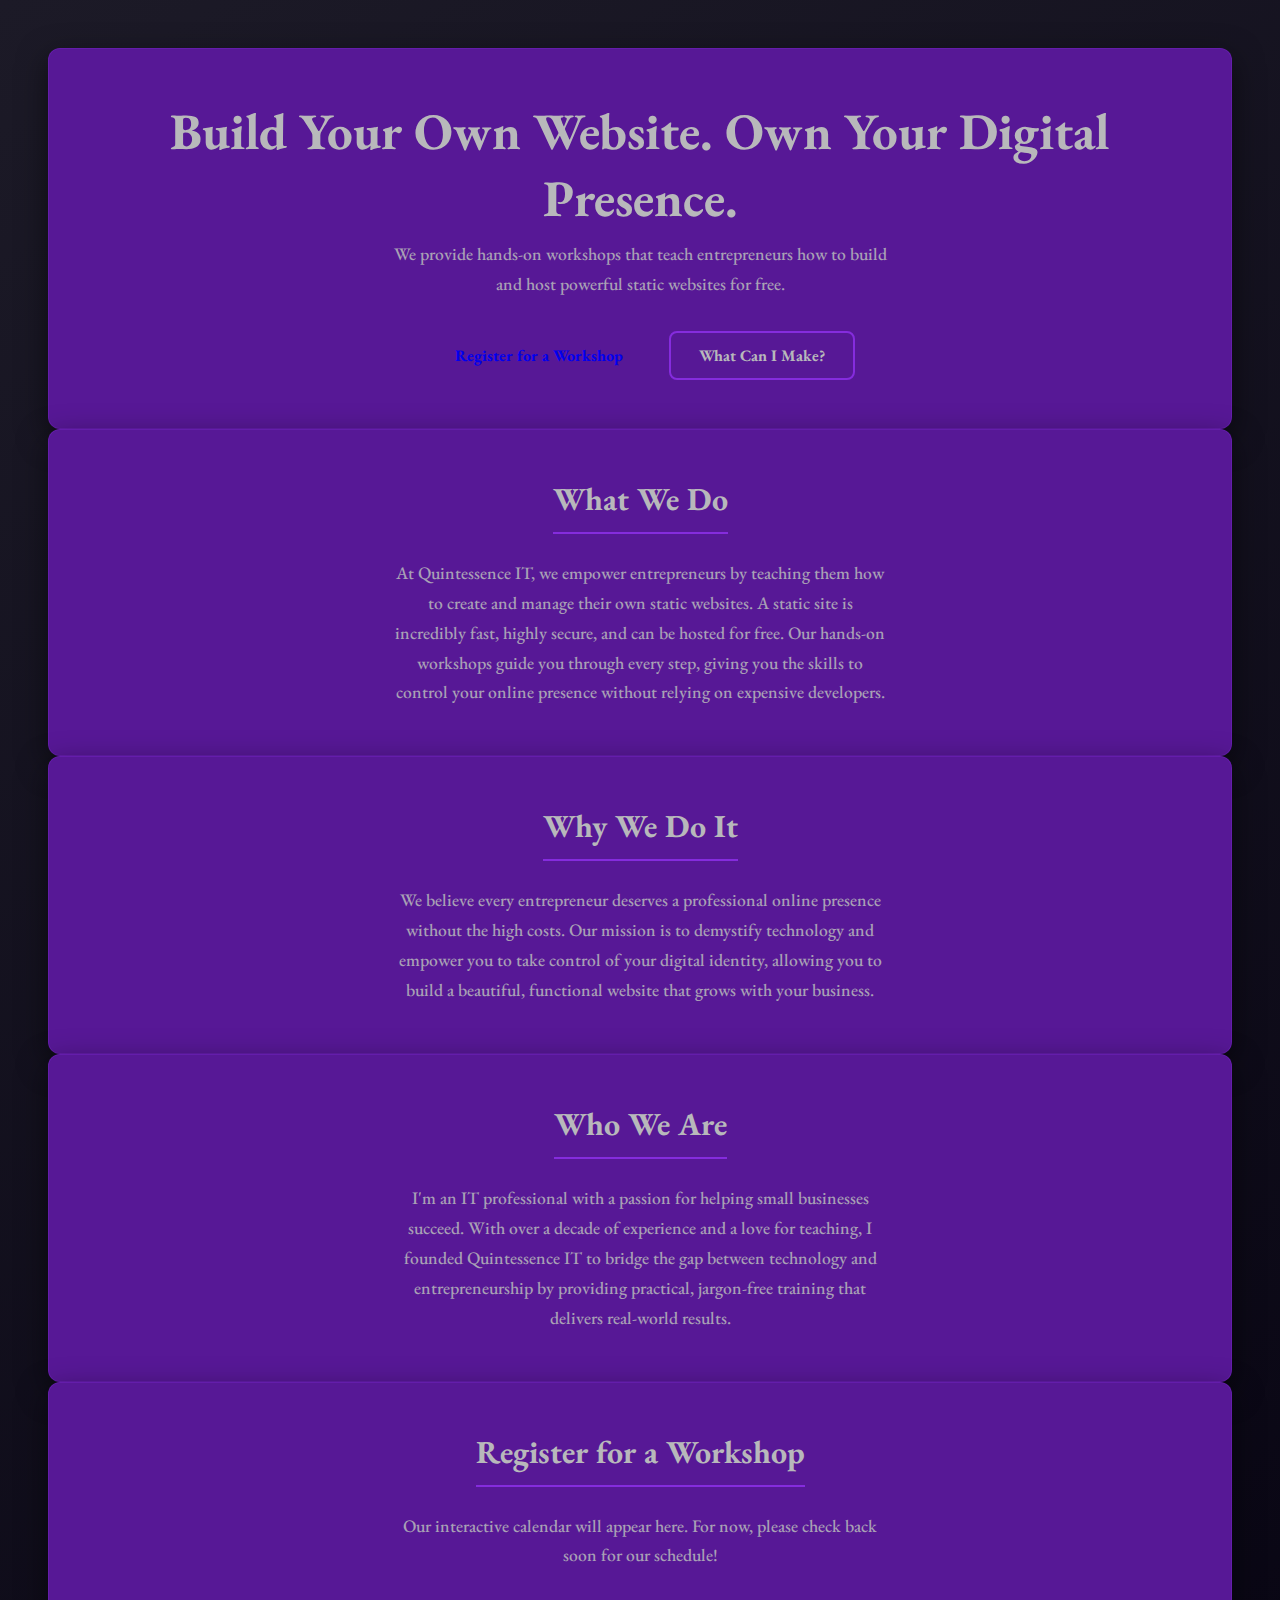
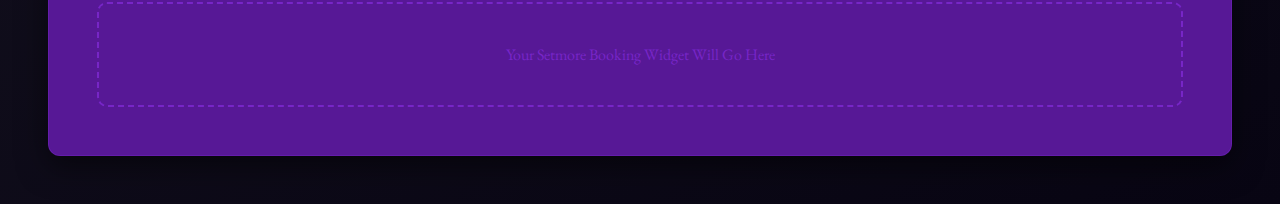
<file: index.html>
<!DOCTYPE html>
<html lang="en">
<head>
    <meta charset="UTF-8">
    <meta name="viewport" content="width=device-width, initial-scale=1.0">
    <title>Quintessence IT - Build Your Own Website</title>
    <link rel="stylesheet" href="style.css">
    <link rel="icon" href="assets/logo/qlogosmall.svg">
</head>
<body>

    <main class="main-container">

        <section class="content-section">
            <h1>Build Your Own Website. Own Your Digital Presence.</h1>
            <p>
                We provide hands-on workshops that teach entrepreneurs how to build and host powerful static websites for free.
            </p>
            <div class="action-buttons">
                <a href="#register" class="btn">Register for a Workshop</a>
                <a href="demo.html" class="btn btn-secondary">What Can I Make?</a>
            </div>
        </section>

        <section class="content-section">
            <h2>What We Do</h2>
            <p>
                At Quintessence IT, we empower entrepreneurs by teaching them how to create and manage their own static websites. A static site is incredibly fast, highly secure, and can be hosted for free. Our hands-on workshops guide you through every step, giving you the skills to control your online presence without relying on expensive developers.
            </p>
        </section>

        <section class="content-section">
            <h2>Why We Do It</h2>
            <p>
                We believe every entrepreneur deserves a professional online presence without the high costs. Our mission is to demystify technology and empower you to take control of your digital identity, allowing you to build a beautiful, functional website that grows with your business.
            </p>
        </section>

        <section class="content-section">
             <h2>Who We Are</h2>
             <p>
                I'm an IT professional with a passion for helping small businesses succeed. With over a decade of experience and a love for teaching, I founded Quintessence IT to bridge the gap between technology and entrepreneurship by providing practical, jargon-free training that delivers real-world results.
             </p>
        </section>

        <section id="register" class="content-section">
             <h2>Register for a Workshop</h2>
             <p>Our interactive calendar will appear here. For now, please check back soon for our schedule!</p>
             <div id="setmore-widget-placeholder">
                Your Setmore Booking Widget Will Go Here
             </div>
        </section>

    </main>

</body>
</html>
</file>
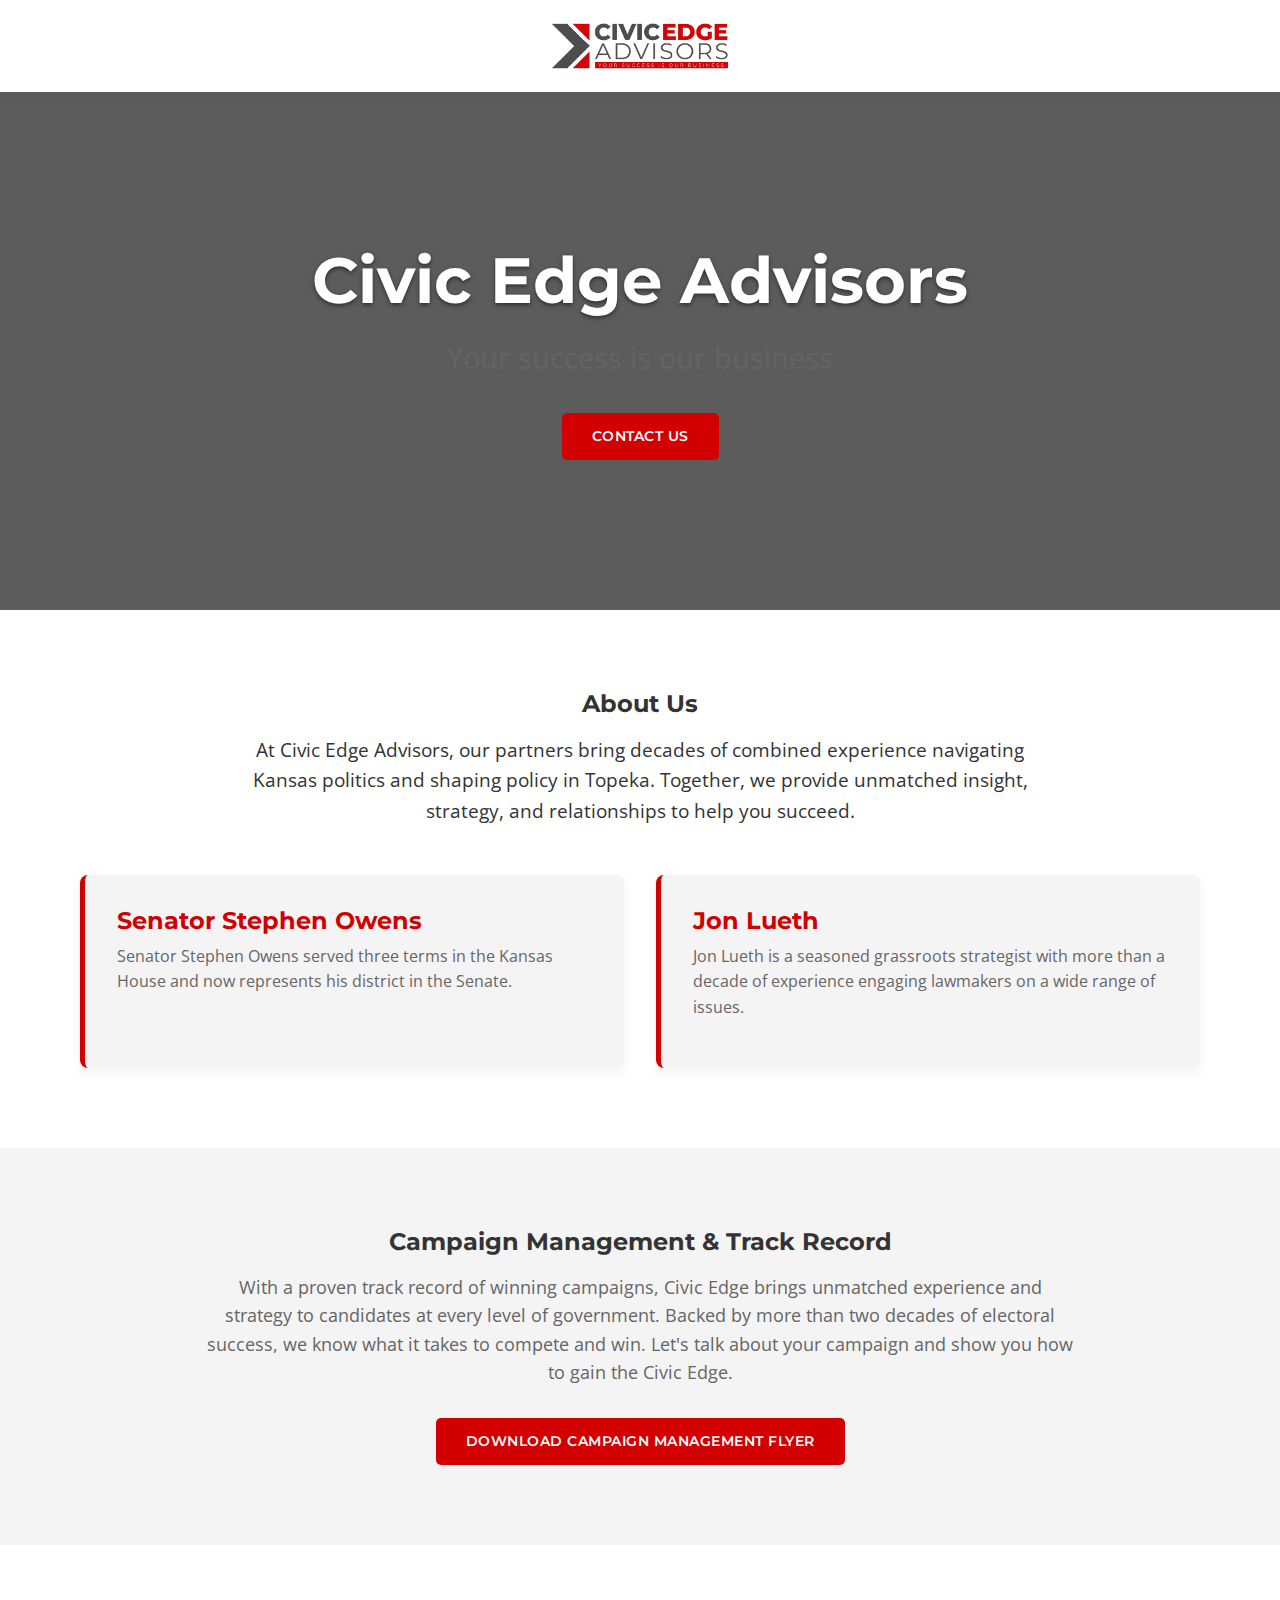
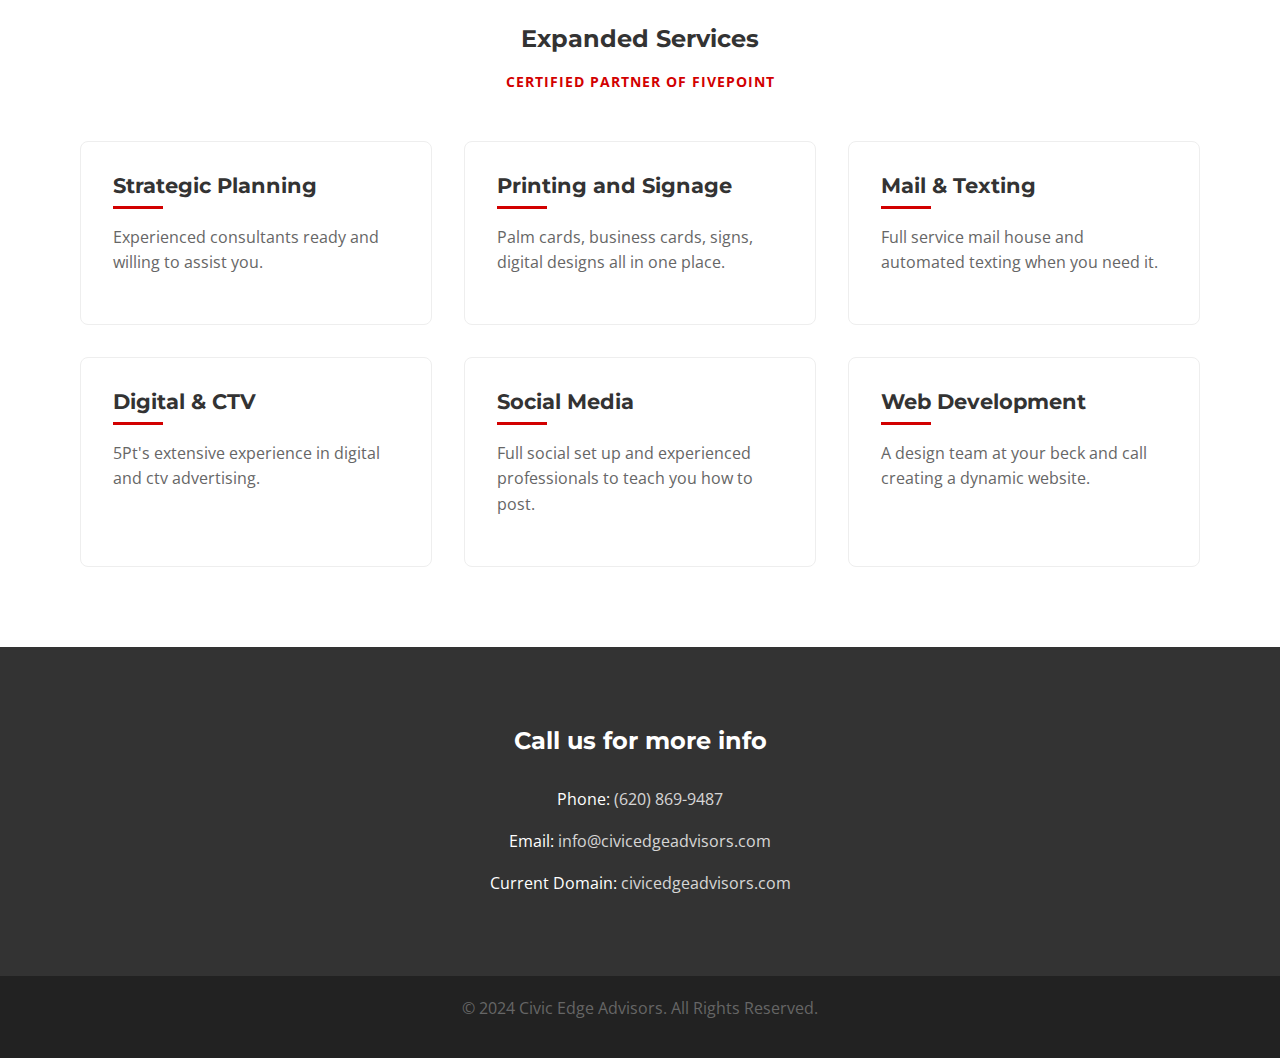
<file: civicedgeadvisors/index.html>
<!DOCTYPE html>
<html lang="en">
<head>
    <meta charset="UTF-8">
    <meta name="viewport" content="width=device-width, initial-scale=1.0">
    <meta name="robots" content="noindex, nofollow">
    <title>Civic Edge Advisors - Your Success is Our Business</title>

    <!-- Google Fonts -->
    <link rel="preconnect" href="https://fonts.googleapis.com">
    <link rel="preconnect" href="https://fonts.gstatic.com" crossorigin>
    <link href="https://fonts.googleapis.com/css2?family=Montserrat:wght@400;600;700&family=Open+Sans:wght@400;600&display=swap" rel="stylesheet">

    <!-- Stylesheet -->
    <link rel="stylesheet" href="style.css">
</head>
<body>

    <!-- Header -->
    <header>
        <div class="container">
            <a href="#" class="logo">
                <img src="assets/Civic_Edge_Banner_Logo.png" alt="Civic Edge Advisors Logo">
            </a>
        </div>
    </header>

    <!-- Hero Section -->
    <section class="hero">
        <div class="container">
            <h1>Civic Edge Advisors</h1>
            <p class="sub-headline">Your success is our business</p>
            <a href="#contact" class="btn">Contact Us</a>
        </div>
    </section>

    <!-- About Us Section -->
    <section class="section-padding about-us" id="about">
        <div class="container">
            <div class="about-intro">
                <h2>About Us</h2>
                <p>At Civic Edge Advisors, our partners bring decades of combined experience navigating Kansas politics and shaping policy in Topeka. Together, we provide unmatched insight, strategy, and relationships to help you succeed.</p>
            </div>

            <div class="profiles">
                <div class="profile-card">
                    <h3>Senator Stephen Owens</h3>
                    <p>Senator Stephen Owens served three terms in the Kansas House and now represents his district in the Senate.</p>
                </div>
                <div class="profile-card">
                    <h3>Jon Lueth</h3>
                    <p>Jon Lueth is a seasoned grassroots strategist with more than a decade of experience engaging lawmakers on a wide range of issues.</p>
                </div>
            </div>
        </div>
    </section>

    <!-- Campaign Management Section -->
    <section class="section-padding campaign-management" id="campaigns">
        <div class="container campaign-content">
            <h2>Campaign Management & Track Record</h2>
            <p>With a proven track record of winning campaigns, Civic Edge brings unmatched experience and strategy to candidates at every level of government. Backed by more than two decades of electoral success, we know what it takes to compete and win. Let's talk about your campaign and show you how to gain the Civic Edge.</p>

            <a href="assets/Campaign_Management_Flyer.pdf" target="_blank" rel="noopener noreferrer" class="btn">Download Campaign Management Flyer</a>
        </div>
    </section>

    <!-- Expanded Services Section -->
    <section class="section-padding services" id="services">
        <div class="container">
            <div class="services-header">
                <h2>Expanded Services</h2>
                <span class="fivepoint-highlight">Certified Partner of FIVEPOINT</span>
            </div>

            <div class="services-grid">
                <div class="service-item">
                    <h3>Strategic Planning</h3>
                    <p>Experienced consultants ready and willing to assist you.</p>
                </div>
                <div class="service-item">
                    <h3>Printing and Signage</h3>
                    <p>Palm cards, business cards, signs, digital designs all in one place.</p>
                </div>
                <div class="service-item">
                    <h3>Mail & Texting</h3>
                    <p>Full service mail house and automated texting when you need it.</p>
                </div>
                <div class="service-item">
                    <h3>Digital & CTV</h3>
                    <p>5Pt's extensive experience in digital and ctv advertising.</p>
                </div>
                <div class="service-item">
                    <h3>Social Media</h3>
                    <p>Full social set up and experienced professionals to teach you how to post.</p>
                </div>
                <div class="service-item">
                    <h3>Web Development</h3>
                    <p>A design team at your beck and call creating a dynamic website.</p>
                </div>
            </div>
        </div>
    </section>

    <!-- Contact Section -->
    <section class="section-padding contact" id="contact">
        <div class="container">
            <h2>Call us for more info</h2>
            <div class="contact-info">
                <p>Phone: <a href="tel:6208699487">(620) 869-9487</a></p>
                <p>Email: <a href="mailto:info@civicedgeadvisors.com">info@civicedgeadvisors.com</a></p>
                <p>Current Domain: <a href="https://civicedgeadvisors.com" target="_blank" rel="noopener noreferrer">civicedgeadvisors.com</a></p>
            </div>
        </div>
    </section>

    <!-- Footer -->
    <footer>
        <div class="container">
            <p>&copy; 2024 Civic Edge Advisors. All Rights Reserved.</p>
        </div>
    </footer>

</body>
</html>
</file>
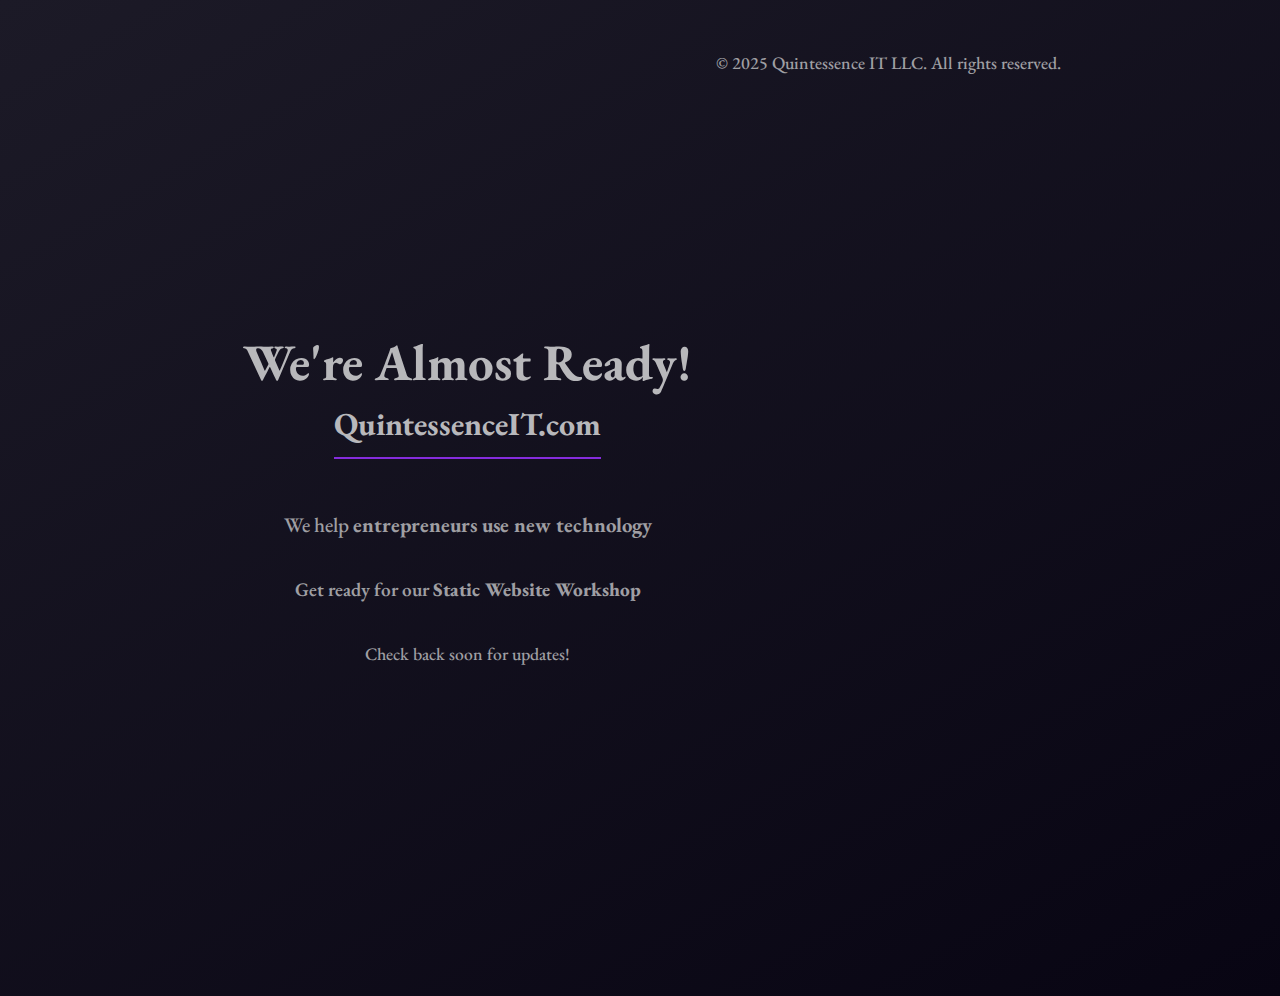
<file: demo.html>
<!DOCTYPE html>
<html lang="en">
<head>
    <meta charset="UTF-8">
    <meta name="viewport" content="width=device-width, initial-scale=1.0">
    <title>QuintessenceIT.com - Under Construction</title>
    <!-- Link to the external stylesheet -->
    <link rel="stylesheet" href="style.css">
    <!-- Favicon (optional, but good practice) -->
    <link rel="icon" href="https://placehold.co/32x32/18BC9C/FFFFFF?text=QI">
</head>
<body>

    <!-- Main Content Section - Hero Area -->
    <main>
        <section class="hero-section" style="
            display: flex;
            flex-direction: column;
            justify-content: center;
            align-items: center;
            text-align: center;
            min-height: 100vh; /* Now takes full viewport height as header is removed */
            background-color: var(--bg);
            padding: calc(var(--spacing-unit) * 2) var(--spacing-unit);
        ">
            <div class="container">
                <h1 style="color: var(--accent); margin-bottom: 0.5rem;">We're Almost Ready!</h1>
                <h2 style="color: var(--primary); margin-top: 0;">QuintessenceIT.com</h2>
                <p style="max-width: 800px; margin: 1.5rem auto 2rem auto; font-size: clamp(1.125rem, 2.5vw, 1.3rem);">
                    We help <strong>entrepreneurs use new technology</strong>
                </p>
                <p style="max-width: 700px; margin: 0.5rem auto 2rem auto; font-size: clamp(1rem, 2.2vw, 1.2rem); font-weight: 600;">
                    Get ready for our <strong>Static Website Workshop</strong>
                </p>

                <!-- Optional Call to Action or Information -->
                <p style="margin-top: 2rem;">
                    Check back soon for updates!
                </p>
            </div>
        </section>
    </main>

    <!-- Footer Section -->
    <footer class="footer">
        <div class="container">
            <p>&copy; 2025 Quintessence IT LLC. All rights reserved.</p>
        </div>
    </footer>

</body>
</html>
</file>
<file: style.css>
/* Import Google Font */
@import url('https://fonts.googleapis.com/css2?family=EB+Garamond:wght@400;500;700&display=swap');

/* --- Root Variables --- */
:root {
    --primary-purple: #571896;
    --light-violet: #852CDD;
    --brand-black: #080513;
    --brand-white: #B8B8BB;
    --font-family: 'EB Garamond', serif;
    --spacing-unit: 1.5rem;
    --transition-speed: 0.3s;
}

/* --- Base & Background --- */
*, *::before, *::after {
    box-sizing: border-box;
    margin: 0;
    padding: 0;
}

html {
    scroll-behavior: smooth;
}

body {
    font-family: var(--font-family);
    color: var(--brand-white);
    /* A more subtle and directional gradient for depth */
    background: linear-gradient(150deg, #1c1a27 0%, var(--brand-black) 100%);
    -webkit-font-smoothing: antialiased;
    -moz-osx-font-smoothing: grayscale;
    padding: calc(var(--spacing-unit) * 2);
    display: flex;
    justify-content: center;
    min-height: 100vh;
}

/* --- Layout & Containers --- */
.page-wrapper {
    max-width: 1100px;
    width: 100%;
    display: flex;
    flex-direction: column;
    align-items: center;
    gap: var(--spacing-unit);
}

.logo-anchor {
    margin-bottom: var(--spacing-unit);
}

.logo-anchor img {
    width: 80px;
    height: 80px;
    border-radius: 50%;
    background-color: var(--brand-white);
    padding: 5px;
}

.content-section {
    background: var(--primary-purple);
    padding: calc(var(--spacing-unit) * 2);
    border-radius: 12px;
    width: 100%;
    text-align: center;
    border: 1px solid rgba(133, 44, 221, 0.3);
    box-shadow: 0 10px 30px rgba(0, 0, 0, 0.5);
}

.two-column-grid {
    display: grid;
    grid-template-columns: 1fr 1fr;
    gap: var(--spacing-unit);
    width: 100%;
}

/* --- Typography --- */
h1, h2 {
    color: var(--brand-white);
    font-weight: 700;
}

h1 {
    font-size: clamp(2.2rem, 5vw, 3.2rem);
    margin-bottom: 0.5rem;
}

.subtitle {
    font-size: clamp(1.1rem, 3vw, 1.25rem);
    max-width: 60ch;
    margin: 0 auto 1.5rem auto;
    color: var(--brand-white);
    opacity: 0.9;
    font-weight: 400;
}

h2 {
    font-size: clamp(1.6rem, 4vw, 2rem);
    margin-bottom: 1.5rem;
    padding-bottom: 0.75rem;
    /* Elegant underline accent */
    border-bottom: 2px solid var(--light-violet);
    display: inline-block;
}

p {
    font-size: clamp(1rem, 2.5vw, 1.1rem);
    line-height: 1.7;
    font-weight: 500;
    max-width: 55ch;
    margin: 0 auto;
    opacity: 0.85;
}

/* --- Buttons --- */
.action-buttons {
    margin-top: 2rem;
    display: flex;
    justify-content: center;
    gap: 1rem;
    flex-wrap: wrap;
}

.btn {
    padding: 12px 28px;
    border-radius: 8px;
    text-decoration: none;
    font-weight: 700;
    font-size: 1rem;
    transition: all var(--transition-speed) ease;
    border: 2px solid transparent;
    cursor: pointer;
}

.btn-primary {
    background-color: var(--brand-white);
    color: var(--primary-purple);
}

.btn-primary:hover {
    background-color: transparent;
    color: var(--brand-white);
    border-color: var(--brand-white);
    transform: translateY(-3px);
}

.btn-secondary {
    background-color: transparent;
    color: var(--brand-white);
    border: 2px solid var(--light-violet);
}

.btn-secondary:hover {
    background-color: var(--light-violet);
    color: var(--brand-white);
    transform: translateY(-3px);
}

/* --- Other Elements --- */
#setmore-widget-placeholder {
    border: 2px dashed var(--light-violet);
    padding: 40px;
    margin-top: 2rem;
    border-radius: 10px;
    color: var(--light-violet);
    opacity: 0.7;
}

/* --- Responsive Design --- */
@media (max-width: 768px) {
    body {
        padding: var(--spacing-unit);
    }

    .two-column-grid {
        grid-template-columns: 1fr; /* Stack columns on smaller screens */
    }

    .content-section {
        padding: var(--spacing-unit);
    }
}
</file>
<file: civicedgeadvisors/style.css>
/* --- CSS Reset & Base Styles --- */
*, *::before, *::after {
    box-sizing: border-box;
    margin: 0;
    padding: 0;
}

:root {
    --primary-red: #D20000;
    --primary-dark: #333333;
    --secondary-grey: #666666;
    --light-grey: #f4f4f4;
    --white: #ffffff;
    --black: #000000;
    --font-primary: 'Montserrat', sans-serif;
    --font-secondary: 'Open Sans', sans-serif;
    --transition-speed: 0.3s;
}

html {
    scroll-behavior: smooth;
    font-size: 16px;
}

body {
    font-family: var(--font-secondary);
    color: var(--primary-dark);
    line-height: 1.6;
    background-color: var(--white);
    -webkit-font-smoothing: antialiased;
}

h1, h2, h3, h4, h5, h6 {
    font-family: var(--font-primary);
    font-weight: 700;
    color: var(--primary-dark);
    margin-bottom: 1rem;
    line-height: 1.2;
}

p {
    margin-bottom: 1rem;
    font-size: 1rem;
    color: var(--secondary-grey);
}

a {
    text-decoration: none;
    color: inherit;
    transition: color var(--transition-speed);
}

ul {
    list-style: none;
}

img {
    max-width: 100%;
    height: auto;
    display: block;
}

/* --- Utilities --- */
.container {
    width: 90%;
    max-width: 1200px;
    margin: 0 auto;
    padding: 0 1rem;
}

.btn {
    display: inline-block;
    padding: 12px 30px;
    background-color: var(--primary-red);
    color: var(--white);
    font-family: var(--font-primary);
    font-weight: 600;
    text-transform: uppercase;
    border-radius: 5px;
    transition: background-color var(--transition-speed), transform var(--transition-speed);
    border: none;
    cursor: pointer;
    font-size: 0.9rem;
    letter-spacing: 0.5px;
}

.btn:hover {
    background-color: #a00000;
    transform: translateY(-2px);
}

.section-padding {
    padding: 80px 0;
}

.text-center {
    text-align: center;
}

/* --- Header/Nav --- */
header {
    background-color: var(--white);
    box-shadow: 0 2px 10px rgba(0,0,0,0.05);
    position: sticky;
    top: 0;
    z-index: 1000;
    padding: 1rem 0;
}

header .container {
    display: flex;
    justify-content: center; /* Centered logo as per usual simpler designs unless menu needed */
    align-items: center;
}

.logo img {
    height: 60px; /* Adjust based on logo aspect ratio */
}

/* --- Hero Section --- */
.hero {
    background: linear-gradient(rgba(51, 51, 51, 0.8), rgba(51, 51, 51, 0.8)), url('https://images.unsplash.com/photo-1555529771-835f59fc5efe?ixlib=rb-1.2.1&auto=format&fit=crop&w=1950&q=80'); /* Placeholder image of Topeka or similar capitol */
    background-size: cover;
    background-position: center;
    color: var(--white);
    text-align: center;
    padding: 150px 0;
    display: flex;
    align-items: center;
    justify-content: center;
}

.hero h1 {
    font-size: clamp(2.5rem, 5vw, 4rem);
    color: var(--white);
    margin-bottom: 1rem;
    text-shadow: 0 2px 4px rgba(0,0,0,0.5);
}

.hero .sub-headline {
    font-size: clamp(1.2rem, 2.5vw, 1.8rem);
    margin-bottom: 2rem;
    font-weight: 400;
    opacity: 0.9;
}

/* --- About Us Section --- */
.about-us {
    background-color: var(--white);
}

.about-intro {
    max-width: 800px;
    margin: 0 auto 3rem auto;
    text-align: center;
}

.about-intro p {
    font-size: 1.2rem;
    color: var(--primary-dark);
}

.profiles {
    display: grid;
    grid-template-columns: repeat(auto-fit, minmax(300px, 1fr));
    gap: 2rem;
}

.profile-card {
    background: var(--light-grey);
    padding: 2rem;
    border-radius: 8px;
    border-left: 5px solid var(--primary-red);
    box-shadow: 0 5px 15px rgba(0,0,0,0.05);
    transition: transform var(--transition-speed);
}

.profile-card:hover {
    transform: translateY(-5px);
}

.profile-card h3 {
    color: var(--primary-red);
    margin-bottom: 0.5rem;
    font-size: 1.5rem;
}

.profile-card p {
    font-size: 1rem;
    color: var(--secondary-grey);
}

/* --- Campaign Management Section --- */
.campaign-management {
    background-color: var(--light-grey);
}

.campaign-content {
    display: flex;
    flex-direction: column;
    align-items: center;
    text-align: center;
    max-width: 900px;
    margin: 0 auto;
}

.campaign-content p {
    font-size: 1.1rem;
    margin-bottom: 2rem;
}

/* --- Services Section --- */
.services {
    background-color: var(--white);
}

.services-header {
    text-align: center;
    margin-bottom: 3rem;
}

.fivepoint-highlight {
    color: var(--primary-red);
    font-weight: 700;
    text-transform: uppercase;
    letter-spacing: 1px;
    margin-bottom: 1rem;
    display: block;
    font-size: 0.9rem;
}

.services-grid {
    display: grid;
    grid-template-columns: repeat(auto-fit, minmax(280px, 1fr));
    gap: 2rem;
}

.service-item {
    padding: 2rem;
    border: 1px solid #eee;
    border-radius: 8px;
    transition: box-shadow var(--transition-speed);
}

.service-item:hover {
    box-shadow: 0 10px 30px rgba(0,0,0,0.08);
    border-color: transparent;
}

.service-item h3 {
    font-size: 1.3rem;
    margin-bottom: 1rem;
    position: relative;
    padding-bottom: 10px;
}

.service-item h3::after {
    content: '';
    position: absolute;
    bottom: 0;
    left: 0;
    width: 50px;
    height: 3px;
    background-color: var(--primary-red);
}

/* --- Contact Section --- */
.contact {
    background-color: var(--primary-dark);
    color: var(--white);
    text-align: center;
    padding: 80px 0;
}

.contact h2 {
    color: var(--white);
    margin-bottom: 2rem;
}

.contact-info {
    display: flex;
    flex-direction: column;
    gap: 1rem;
    font-size: 1.2rem;
    align-items: center;
}

.contact-info p {
    color: var(--white);
    margin: 0;
}

.contact-info a {
    color: var(--white);
    opacity: 0.8;
}

.contact-info a:hover {
    opacity: 1;
    color: var(--primary-red);
}

/* --- Footer --- */
footer {
    background-color: #222;
    color: #888;
    text-align: center;
    padding: 20px 0;
    font-size: 0.9rem;
}

/* --- Responsive --- */
@media (max-width: 768px) {
    .hero {
        padding: 100px 0;
    }

    .hero h1 {
        font-size: 2.5rem;
    }

    .section-padding {
        padding: 50px 0;
    }
}
</file>
